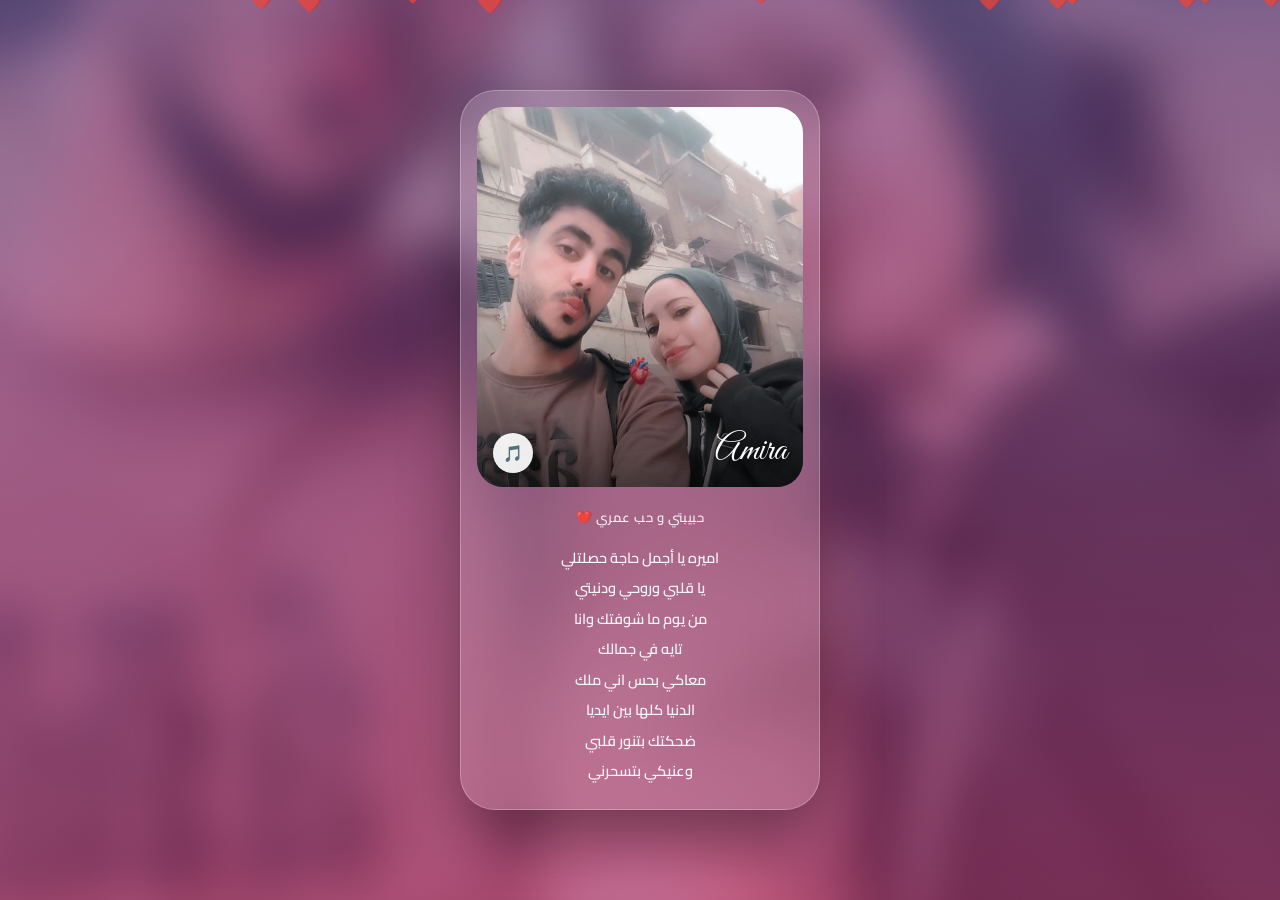
<file: amira/index.html>
<!DOCTYPE html>
<html lang="ar" dir="rtl">
<head>
<meta charset="UTF-8">
<meta name="viewport" content="width=device-width, initial-scale=1.0">
<title>اميره - حب عمري</title>
<link href="https://fonts.googleapis.com/css2?family=Cairo:wght@400;600;800&family=Great+Vibes&display=swap" rel="stylesheet">
<style>
  *{margin:0;padding:0;box-sizing:border-box}
  body{height:100vh;overflow:hidden;font-family:'Cairo',sans-serif;display:flex;justify-content:center;align-items:center;background:#000}
  .bg{position:fixed;inset:0;background:url('dd.jpeg') center/cover no-repeat;filter:blur(22px) brightness(0.65) saturate(1.3);transform:scale(1.1);z-index:0}
  .overlay{position:fixed;inset:0;background:linear-gradient(180deg,rgba(168,85,247,0.25),rgba(236,72,153,0.45));z-index:1}
  #hearts{position:fixed;inset:0;pointer-events:none;z-index:2}
  #hearts span{position:absolute;top:-20px;animation:fall 7s linear infinite;filter:blur(0.2px)}
  @keyframes fall{to{transform:translateY(110vh)}}

  .card{position:relative;z-index:3;width:90%;max-width:360px;height:90vh;max-height:720px;background:rgba(255,255,255,0.15);backdrop-filter:blur(20px);-webkit-backdrop-filter:blur(20px);border:1px solid rgba(255,255,255,0.25);border-radius:35px;overflow:hidden;box-shadow:0 25px 60px rgba(0,0,0,0.35);display:flex;flex-direction:column}

  .img-wrap{padding:16px 16px 0 16px;flex-shrink:0}
  .img-inner{width:100%;height:380px;border-radius:26px;overflow:hidden;position:relative}
  .img-inner img{width:100%;height:100%;object-fit:cover;object-position:top center}
  .img-inner::after{content:'';position:absolute;bottom:0;left:0;width:100%;height:55%;background:linear-gradient(to top,rgba(0,0,0,0.65),transparent)}
  .name-on-img{position:absolute;bottom:14px;right:16px;left:16px;display:flex;justify-content:space-between;align-items:end;z-index:2}
  .name-on-img h2{font-family:'Great Vibes',cursive;font-size:36px;color:white;text-shadow:0 2px 12px rgba(0,0,0,0.8);font-weight:400}
  .music-icon{width:40px;height:40px;background:rgba(255,255,255,0.92);border-radius:50%;display:flex;justify-content:center;align-items:center;font-size:16px;box-shadow:0 4px 12px rgba(0,0,0,0.25);cursor:pointer}
  .music-icon.playing{animation:spin 2s linear infinite}
  @keyframes spin{to{transform:rotate(360deg)}}

  .text{padding:18px 20px 22px;text-align:center;color:white;overflow-y:auto;flex:1}
  .text::-webkit-scrollbar{width:0}
  .text h3{font-size:13px;font-weight:600;opacity:0.9;margin-bottom:14px;letter-spacing:0.5px}
  .text p{font-size:14.5px;line-height:2.1;font-weight:600;opacity:0.95;white-space:pre-line}
  .text p b{font-weight:800;color:#ffd4f0}
  .footer{margin-top:16px;font-size:10px;opacity:0.7;letter-spacing:1px}
</style>
</head>
<body>

<div class="bg"></div>
<div class="overlay"></div>
<div id="hearts"></div>

<div class="card" id="card">
  <div class="img-wrap">
    <div class="img-inner">
      <img src="dd.jpeg" alt="Amira">
      <div class="name-on-img">
        <h2>Amira</h2>
        <div class="music-icon" id="playBtn">🎵</div>
      </div>
    </div>
  </div>

  <div class="text">
    <h3>حبيبتي و حب عمري ❤️</h3>
    
    <p>اميره يا أجمل حاجة حصلتلي
يا قلبي وروحي ودنيتي
من يوم ما شوفتك وانا
تايه في جمالك
معاكي بحس اني ملك
الدنيا كلها بين ايديا
ضحكتك بتنور قلبي
وعنيكي بتسحرني

<b>بحبك فوق ما تتخيلي
وعمري كله ليكي إنتي
خليكي جنبي على طول
اوعي تمشي </b></p>

    <div class="footer">KEMO ❤️ Amira FOREVER</div>
  </div>
</div>

<audio id="mySong" loop preload="auto">
  <source src="sonng.mp3" type="audio/mpeg">
</audio>

<script>
  const song=document.getElementById('mySong');
  const btn=document.getElementById('playBtn');
  const card=document.getElementById('card');
  let isPlaying=false;
  function togglePlay(){
    if(!isPlaying){song.volume=0.9;song.play().catch(()=>{});btn.innerHTML='⏸️';btn.classList.add('playing');isPlaying=true}
    else{song.pause();btn.innerHTML='🎵';btn.classList.remove('playing');isPlaying=false}
  }
  btn.addEventListener('click',e=>{e.stopPropagation();togglePlay()});
  card.addEventListener('click',()=>{if(!isPlaying)togglePlay()});
  const c=document.getElementById('hearts');
  for(let i=0;i<18;i++){let sp=document.createElement('span');sp.innerHTML='❤️';sp.style.left=Math.random()*100+'vw';sp.style.animationDelay=Math.random()*6+'s';sp.style.fontSize=(10+Math.random()*14)+'px';sp.style.opacity=0.7; c.appendChild(sp);}
</script>

</body>
</html>
</file>
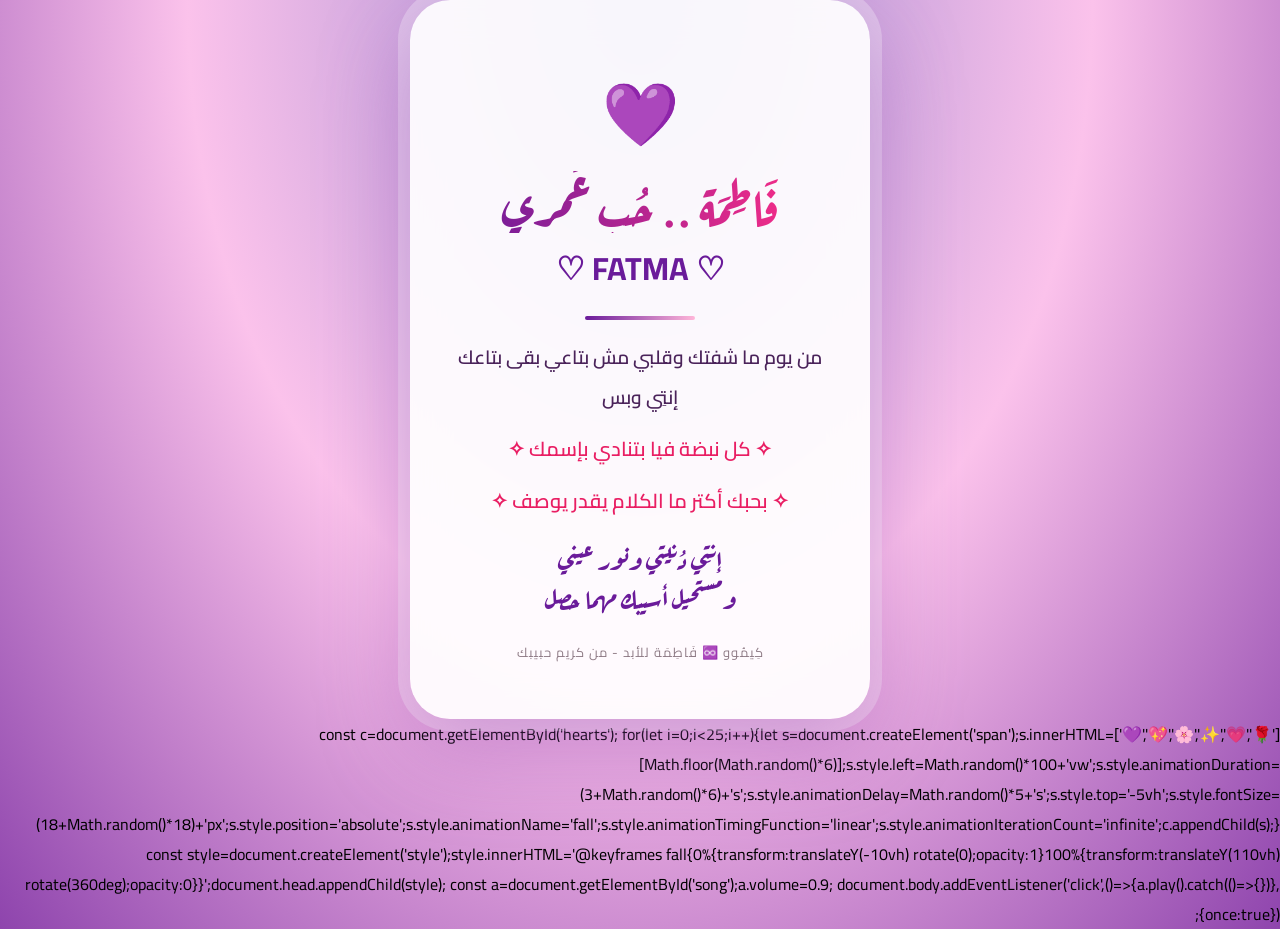
<file: day 9/index.html>
<!DOCTYPE html>
<html lang="ar" dir="rtl">
<head>
<meta charset="UTF-8">
<meta name="viewport" content="width=device-width, initial-scale=1.0">
<title>فاطمة - حب عمري</title>
<link href="https://fonts.googleapis.com/css2?family=Aref+Ruqaa:wght@700&family=Cairo:wght@600;700&display=swap" rel="stylesheet">
<style>
*{margin:0;padding:0;box-sizing:border-box}
body{min-height:100vh;display:grid;place-items:center;background:radial-gradient(ellipse at top,#a18cd1 0%,#fbc2eb 50%,#8e44ad 100%);font-family:'Cairo',sans-serif;overflow:hidden}
.card{z-index:2;background:rgba(255,255,255,.92);backdrop-filter:blur(18px);padding:55px 45px;border-radius:40px;text-align:center;box-shadow:0 30px 90px rgba(142,68,173,.4),0 0 0 12px rgba(255,255,255,.3);animation:float 3s ease-in-out infinite;width:460px;max-width:92%}
@keyframes float{0%,100%{transform:translateY(0)}50%{transform:translateY(-12px)}}
.big-heart{font-size:62px;animation:pulse 1s infinite;display:block}
@keyframes pulse{0%{transform:scale(1)}50%{transform:scale(1.25)}100%{transform:scale(1)}}
h1{font-family:'Aref Ruqaa';font-size:52px;background:linear-gradient(90deg,#6a1b9a,#ff2e86);-webkit-background-clip:text;-webkit-text-fill-color:transparent;line-height:1.2}
.name{font-size:32px;color:#6a1b9a;margin-top:5px;font-weight:700}
.divider{width:110px;height:4px;background:linear-gradient(90deg,#6a1b9a,#ffb6d9);margin:18px auto;border-radius:50px}
.msg{font-size:19px;color:#4a235a;line-height:2.1;font-weight:600}
.msg .pink{color:#e91e63;display:block;margin-top:10px;font-size:20px}
.msg .big-love{font-family:'Aref Ruqaa';font-size:26px;color:#6a1b9a;margin-top:16px;display:block;line-height:1.5}
.from{margin-top:24px;font-size:13px;color:#8e7a85;letter-spacing:1px}
</style>
</head>
<body>
<div id="hearts" style="position:fixed;inset:0;pointer-events:none"></div>
<div class="card">
<span class="big-heart">💜</span>
<h1>فَاطِمَة .. حُب عُمري</h1>
<div class="name">♡ FATMA ♡</div>
<div class="divider"></div>
<div class="msg">
<span>من يوم ما شفتك وقلبي مش بتاعي بقى بتاعك</span>
<span>إنتِي وبس</span>
<span class="pink">✧ كل نبضة فيا بتنادي بإسمك ✧</span>
<span class="pink">✧ بحبك أكتر ما الكلام يقدر يوصف ✧</span>
<span class="big-love">إنتِي دُنيتي ونور عيني<br>ومستحيل أسيبك مهما حصل</span>
</div>
<div class="from">كِيمُوو ♾️ فَاطِمَة للأبد - من كريم حبيبك</div>
</div>
<audio id="mySonng" loop>
  <source src="sonng.mp3" type="audio/mpeg">
</audio>

<script>
  document.body.addEventListener('click', function() {
    var sonng = document.getElementById('mySonng');
    sonng.play();
  }, { once: true });
</script>
const c=document.getElementById('hearts');
for(let i=0;i<25;i++){let s=document.createElement('span');s.innerHTML=['💜','💖','🌸','✨','💗','🌹'][Math.floor(Math.random()*6)];s.style.left=Math.random()*100+'vw';s.style.animationDuration=(3+Math.random()*6)+'s';s.style.animationDelay=Math.random()*5+'s';s.style.top='-5vh';s.style.fontSize=(18+Math.random()*18)+'px';s.style.position='absolute';s.style.animationName='fall';s.style.animationTimingFunction='linear';s.style.animationIterationCount='infinite';c.appendChild(s);}
const style=document.createElement('style');style.innerHTML='@keyframes fall{0%{transform:translateY(-10vh) rotate(0);opacity:1}100%{transform:translateY(110vh) rotate(360deg);opacity:0}}';document.head.appendChild(style);
const a=document.getElementById('song');a.volume=0.9;
document.body.addEventListener('click',()=>{a.play().catch(()=>{})},{once:true});
</script>
</body>
</html>
</file>
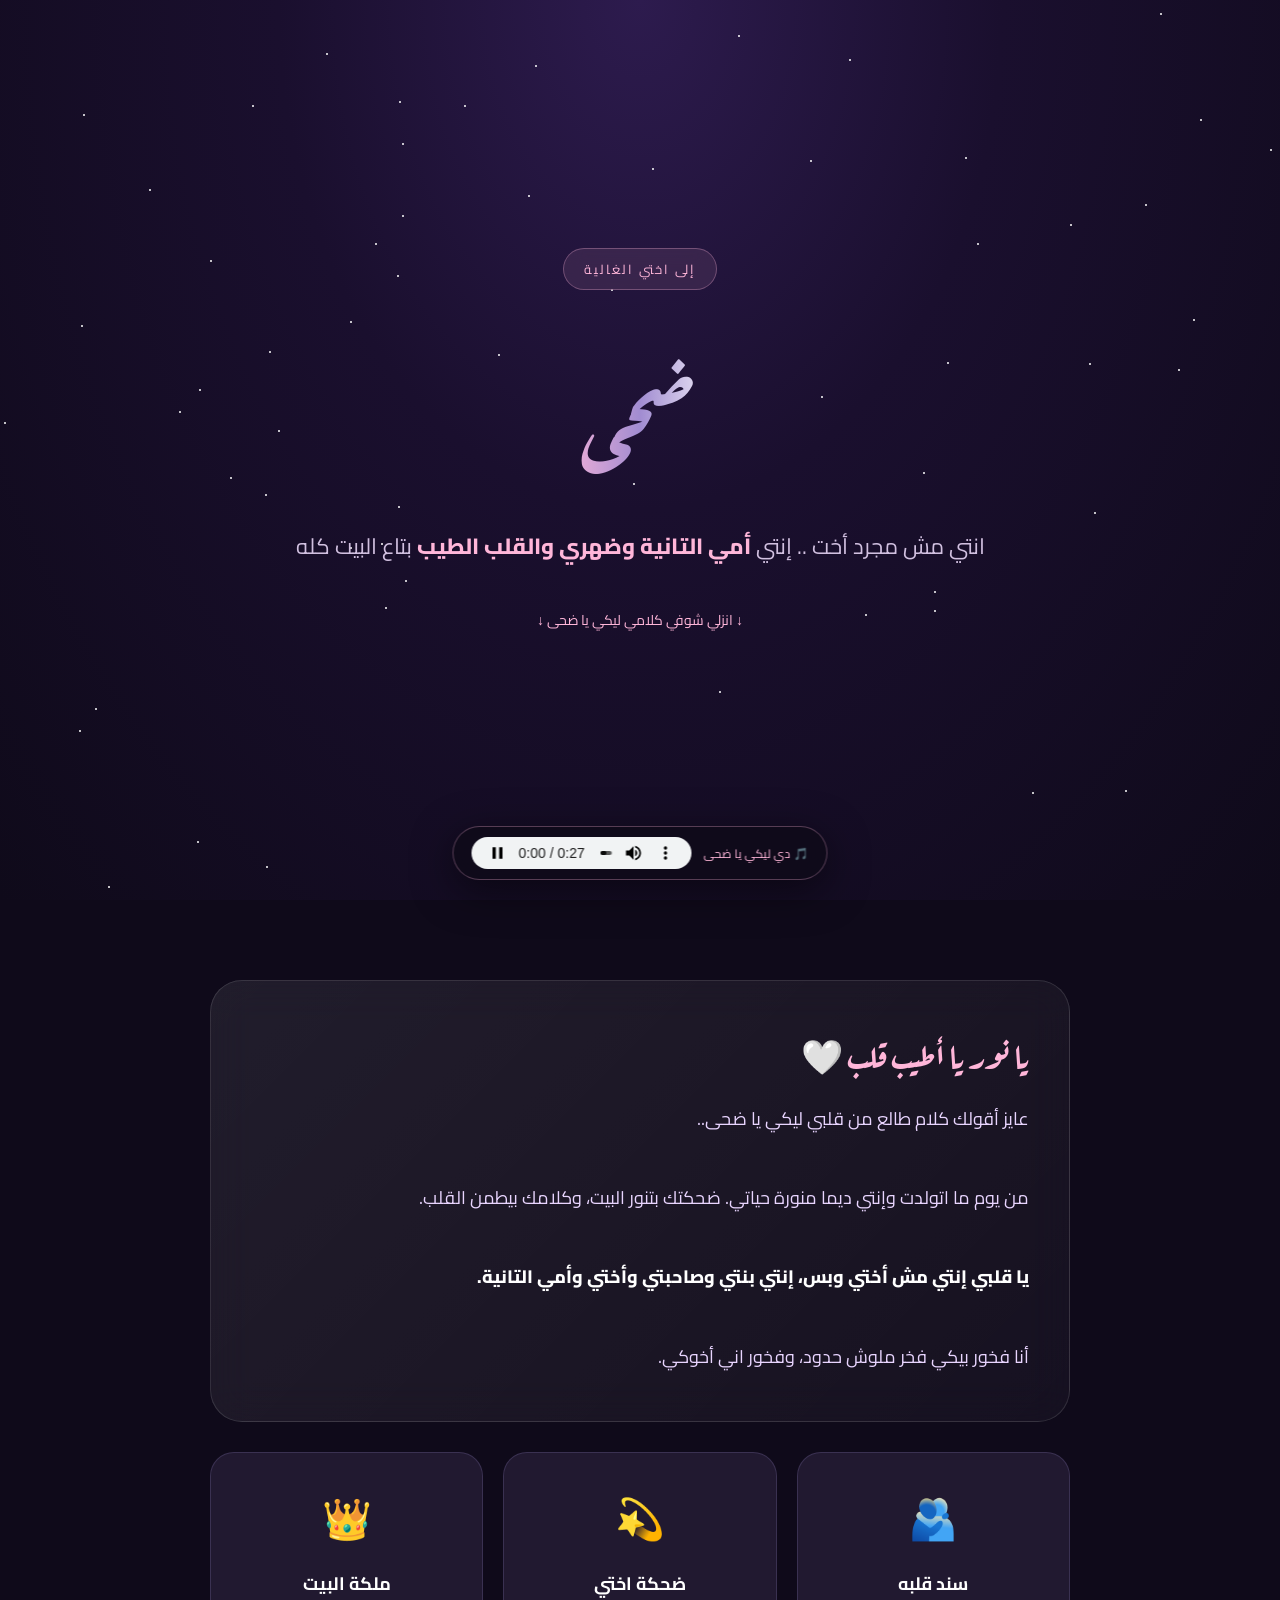
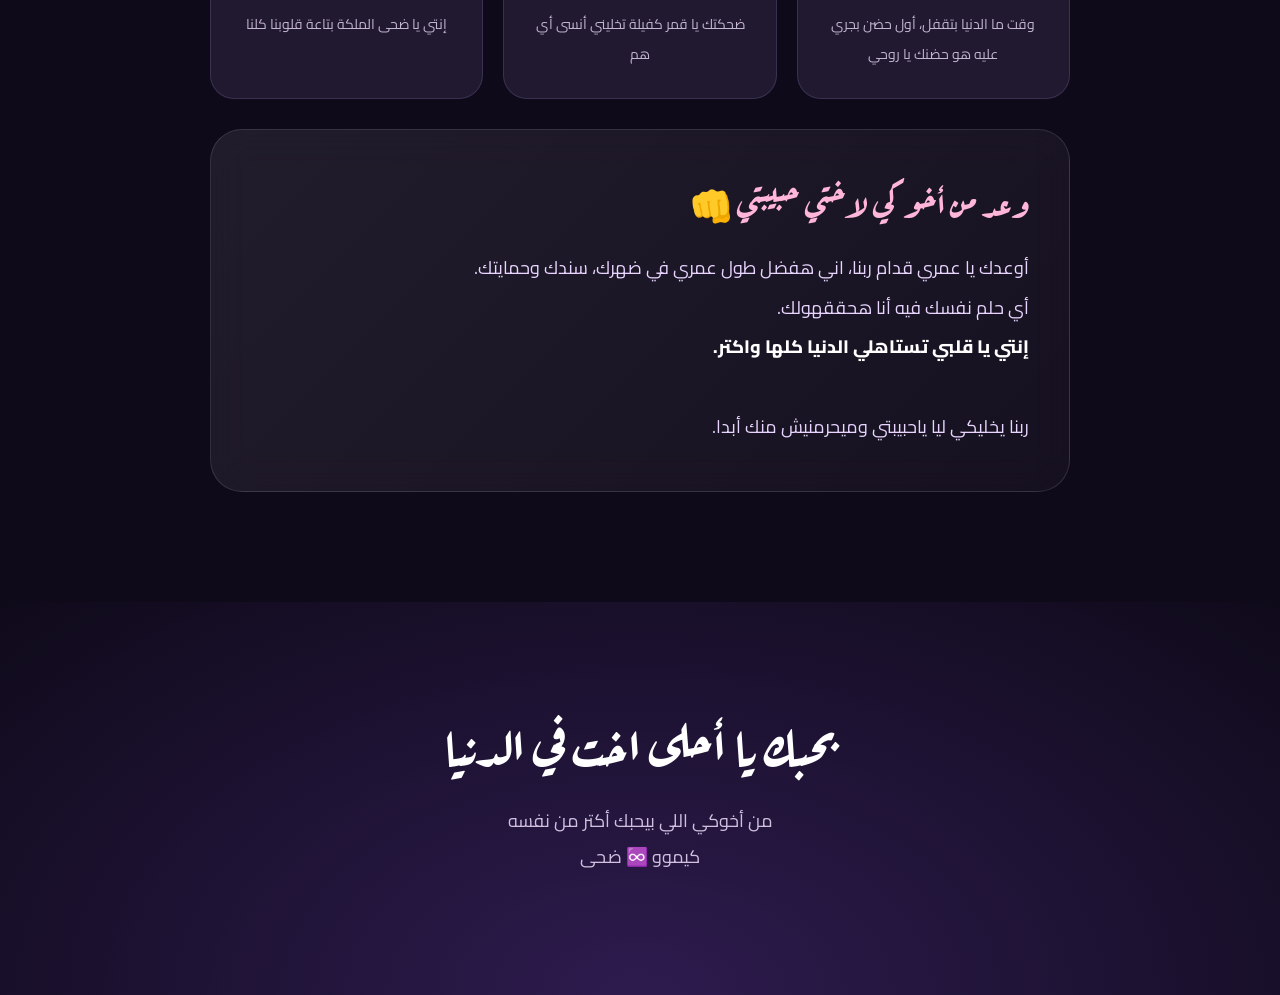
<file: dod/index.html>
<!DOCTYPE html>
<html lang="ar" dir="rtl">
<head>
<meta charset="UTF-8">
<meta name="viewport" content="width=device-width, initial-scale=1.0">
<title>ضحى - أغلى أخت في الدنيا</title>
<link href="https://fonts.googleapis.com/css2?family=Aref+Ruqaa:wght@700&family=Cairo:wght@400;600;700;800&display=swap" rel="stylesheet">
<style>
*{margin:0;padding:0;box-sizing:border-box}
body{background:#0f0a1a;font-family:'Cairo',sans-serif;color:#fff;overflow-x:hidden}
.hero{min-height:100vh;display:flex;flex-direction:column;justify-content:center;align-items:center;text-align:center;padding:30px;background:radial-gradient(ellipse at top,#2d1b4e 0%,#1a0f2e 40%,#0f0a1a 100%);position:relative}
.stars{position:absolute;inset:0;pointer-events:none}
.star{position:absolute;width:2px;height:2px;background:#fff;border-radius:50%;animation:twinkle 2s infinite}
@keyframes twinkle{0%,100%{opacity:.2}50%{opacity:1}}
.badge{border:1px solid rgba(255,182,217,.3);background:rgba(255,182,217,.1);padding:8px 20px;border-radius:100px;font-size:13px;letter-spacing:2px;color:#ffb6d9;backdrop-filter:blur(10px);z-index:2}
.hero h1{font-family:'Aref Ruqaa';font-size:80px;margin:20px 0 10px;background:linear-gradient(90deg,#ffb6d9,#a18cd1,#fff);-webkit-background-clip:text;-webkit-text-fill-color:transparent;z-index:2;line-height:1.5;padding:20px 30px;overflow:visible;display:inline-block}
.hero h2{font-size:22px;font-weight:400;color:#d1c0e0;z-index:2}
.hero h2 b{color:#ffb6d9;font-weight:800}
.scroll{margin-top:40px;z-index:2;animation:float 2s infinite;color:#ffb6d9;font-size:14px}
@keyframes float{0%,100%{transform:translateY(0)}50%{transform:translateY(-8px)}}
.section{max-width:900px;margin:0 auto;padding:80px 20px}
.card{background:linear-gradient(135deg,rgba(255,255,255,.08),rgba(255,255,255,.03));border:1px solid rgba(255,255,255,.12);backdrop-filter:blur(20px);border-radius:32px;padding:45px 40px;margin-bottom:30px}
.card h3{font-family:'Aref Ruqaa';font-size:34px;color:#ffb6d9;margin-bottom:20px}
.card p{font-size:18px;line-height:2.2;color:#e9d5ff}
.card p strong{color:#fff;font-weight:800}
.grid{display:grid;grid-template-columns:repeat(auto-fit,minmax(250px,1fr));gap:20px;margin-top:30px}
.mini-card{background:rgba(161,140,209,.12);border:1px solid rgba(161,140,209,.2);border-radius:24px;padding:30px;text-align:center}
.mini-card .emoji{font-size:40px;display:block;margin-bottom:12px}
.mini-card h4{font-size:18px;color:#fff;margin-bottom:8px}
.mini-card span{font-size:14px;color:#c4b5d3;line-height:1.8}
.final{text-align:center;padding:100px 20px;background:radial-gradient(ellipse at bottom,#2d1b4e,#0f0a1a)}
.final h2{font-family:'Aref Ruqaa';font-size:52px;color:#fff}
.final p{color:#d1c0e0;margin:20px auto;max-width:600px;font-size:18px;line-height:2}
.player{position:fixed;bottom:20px;left:50%;transform:translateX(-50%);z-index:99;background:rgba(15,10,26,.9);border:1px solid rgba(255,182,217,.3);backdrop-filter:blur(20px);padding:10px 18px;border-radius:100px;display:flex;align-items:center;gap:12px;box-shadow:0 10px 40px rgba(0,0,0,.5)}
.player span{font-size:12px;color:#ffb6d9;white-space:nowrap}
.player audio{width:220px;height:32px}
</style>
</head>
<body>
<div class="hero">
<div class="stars" id="stars"></div>
<div class="badge" style="margin-bottom:25px; transform: translateY(-20px);">إلى اختي الغالية</div>
<h1>ضحى</h1>


<h2>انتي مش مجرد أخت .. إنتي <b>أمي التانية وضهري والقلب الطيب</b> بتاع البيت كله</h2>
<div class="scroll">↓ انزلي شوفي كلامي ليكي يا ضحى ↓</div>
</div>
<div class="section">
<div class="card">
<h3>يا نور يا أطيب قلب 🤍</h3>
<p>
عايز أقولك كلام طالع من قلبي ليكي يا ضحى..<br><br>
من يوم ما اتولدت  وإنتي ديما منورة حياتي. ضحكتك بتنور البيت، وكلامك بيطمن القلب.<br><br>
<strong>يا قلبي إنتي مش أختي وبس، إنتي بنتي وصاحبتي وأختي وأمي التانية.</strong><br><br>
أنا فخور بيكي فخر ملوش حدود، وفخور اني أخوكي.
</p>
</div>
<div class="grid">
<div class="mini-card"><span class="emoji">🫂</span><h4>سند قلبه</h4><span>وقت ما الدنيا بتقفل، أول حضن بجري عليه هو حضنك يا روحي</span></div>
<div class="mini-card"><span class="emoji">💫</span><h4>ضحكة اختي</h4><span>ضحكتك يا قمر كفيلة تخليني أنسى أي هم</span></div>
<div class="mini-card"><span class="emoji">👑</span><h4>ملكة البيت</h4><span>إنتي يا ضحى الملكة بتاعة قلوبنا كلنا</span></div>
</div>
<div class="card" style="margin-top:30px">
<h3>وعد من أخوكي لاختي حبيبتي 👊</h3>
<p>
أوعدك يا عمري قدام ربنا، اني هفضل طول عمري في ضهرك، سندك وحمايتك.<br>
أي حلم نفسك فيه  أنا هحققهولك.<br>
<strong>إنتي يا قلبي تستاهلي الدنيا كلها واكتر.</strong><br><br>
ربنا يخليكي ليا ياحبيبتي  وميحرمنيش منك أبدا.
</p>
</div>
</div>
<div class="final">
<h2>بحبك يا أحلى اخت في الدنيا</h2>
<p>من أخوكي اللي بيحبك أكتر من نفسه<br>كيموو ♾️ ضحى</p>
</div>
<div class="player">
<span>🎵 دي ليكي يا ضحى</span>
<audio id="song" controls loop autoplay preload="auto">
<source src="dd.mpeg" type="audio/mpeg">
</audio>
</div>
<script>
const starsBox=document.getElementById('stars');
for(let i=0;i<60;i++){let s=document.createElement('div');s.className='star';s.style.left=Math.random()*100+'%';s.style.top=Math.random()*100+'%';s.style.animationDelay=Math.random()*2+'s';starsBox.appendChild(s);}
const audio=document.getElementById('song');audio.volume=0.9;
function playIt(){audio.play().catch(()=>{})}
window.addEventListener('load',()=>{playIt();setTimeout(playIt,500);setTimeout(playIt,1500);});
document.body.addEventListener('click',playIt,{once:true});
document.body.addEventListener('touchstart',playIt,{once:true});
</script>
</body>
</html>
</file>
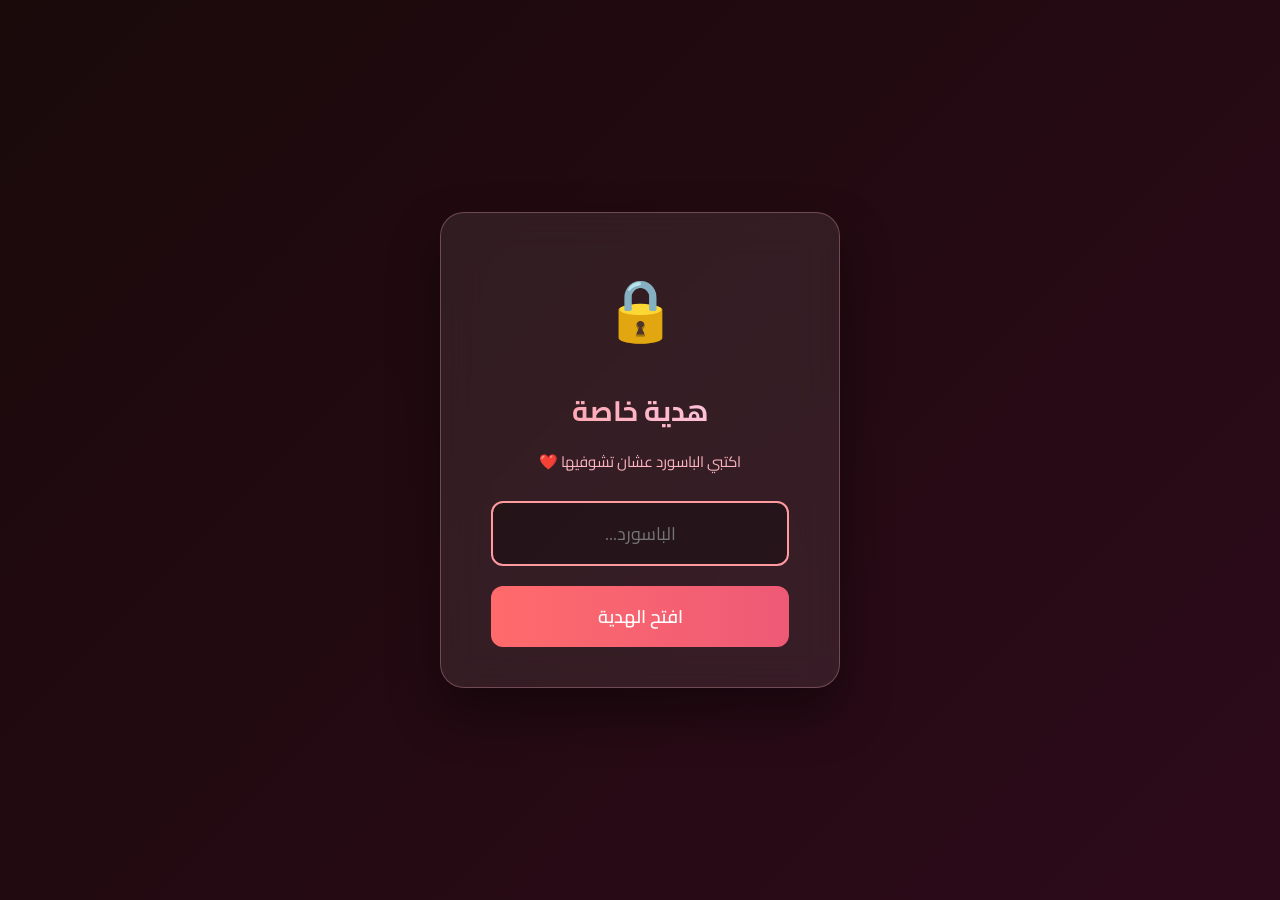
<file: haneen/index.html>
<!DOCTYPE html>
<html lang="ar" dir="rtl">
<head>
  <meta charset="UTF-8">
  <meta name="viewport" content="width=device-width, initial-scale=1.0">
  <title>هدية لـ حنين ❤️</title>
  <style>
    @import url('https://fonts.googleapis.com/css2?family=Cairo:wght@300;400;600;700&display=swap');

    * {
      margin: 0;
      padding: 0;
      box-sizing: border-box;
    }

    body {
      font-family: 'Cairo', sans-serif;
      background: linear-gradient(135deg, #1a0a0a 0%, #2d0a1a 40%, #1a0a2d 100%);
      min-height: 100vh;
      color: #fff;
      overflow-x: hidden;
    }

    /* شاشة الباسورد */
    #login-screen {
      position: fixed;
      inset: 0;
      background: linear-gradient(135deg, #1a0a0a, #2d0a1a);
      display: flex;
      flex-direction: column;
      align-items: center;
      justify-content: center;
      z-index: 1000;
      transition: opacity 0.8s ease, visibility 0.8s;
    }

    #login-screen.hidden {
      opacity: 0;
      visibility: hidden;
      pointer-events: none;
    }

    .lock-icon {
      font-size: 60px;
      margin-bottom: 20px;
      animation: pulse 2s infinite;
    }

    @keyframes pulse {
      0%, 100% { transform: scale(1); }
      50% { transform: scale(1.1); }
    }

    .login-box {
      background: rgba(255, 255, 255, 0.08);
      backdrop-filter: blur(20px);
      border: 1px solid rgba(255, 182, 193, 0.3);
      border-radius: 24px;
      padding: 40px 50px;
      text-align: center;
      box-shadow: 0 25px 50px rgba(0, 0, 0, 0.4);
      max-width: 400px;
      width: 90%;
    }

    .login-box h2 {
      font-size: 28px;
      margin-bottom: 10px;
      background: linear-gradient(90deg, #ff9a9e, #fecfef);
      -webkit-background-clip: text;
      -webkit-text-fill-color: transparent;
    }

    .login-box p {
      color: #ffb6c1;
      margin-bottom: 25px;
      font-size: 15px;
    }

    #password-input {
      width: 100%;
      padding: 14px 18px;
      border: 2px solid rgba(255, 182, 193, 0.4);
      border-radius: 12px;
      background: rgba(0, 0, 0, 0.3);
      color: #fff;
      font-size: 18px;
      text-align: center;
      outline: none;
      transition: border-color 0.3s;
      font-family: 'Cairo', sans-serif;
    }

    #password-input:focus {
      border-color: #ff9a9e;
    }

    #login-btn {
      margin-top: 20px;
      width: 100%;
      padding: 14px;
      border: none;
      border-radius: 12px;
      background: linear-gradient(90deg, #ff6b6b, #ee5a76);
      color: white;
      font-size: 18px;
      font-weight: 600;
      cursor: pointer;
      transition: transform 0.2s, box-shadow 0.2s;
      font-family: 'Cairo', sans-serif;
    }

    #login-btn:hover {
      transform: translateY(-2px);
      box-shadow: 0 10px 25px rgba(238, 90, 118, 0.4);
    }

    #error-msg {
      color: #ff6b6b;
      margin-top: 15px;
      font-size: 14px;
      display: none;
    }

    /* المحتوى الرئيسي */
    #main-content {
      display: none;
      padding: 30px 20px 50px;
      max-width: 800px;
      margin: 0 auto;
    }

    #main-content.show {
      display: block;
      animation: fadeIn 1.2s ease;
    }

    @keyframes fadeIn {
      from { opacity: 0; transform: translateY(30px); }
      to { opacity: 1; transform: translateY(0); }
    }

    .header {
      text-align: center;
      margin-bottom: 25px;
    }

    .header h1 {
      font-size: 36px;
      background: linear-gradient(90deg, #ff9a9e, #fecfef, #ff9a9e);
      -webkit-background-clip: text;
      -webkit-text-fill-color: transparent;
      margin-bottom: 6px;
    }

    .header .subtitle {
      color: #ffb6c1;
      font-size: 16px;
      font-weight: 300;
    }

    .hearts {
      font-size: 24px;
      margin: 10px 0;
      animation: float 3s ease-in-out infinite;
    }

    @keyframes float {
      0%, 100% { transform: translateY(0); }
      50% { transform: translateY(-8px); }
    }

    /* الفيديو */
    .video-section {
      text-align: center;
      margin-bottom: 35px;
    }

    .section-title {
      font-size: 18px;
      margin-bottom: 12px;
      color: #ffb6c1;
    }

    video {
      width: 100%;
      max-width: 340px;
      max-height: 420px;
      border-radius: 14px;
      box-shadow: 0 12px 30px rgba(0, 0, 0, 0.45);
      border: 2px solid rgba(255, 182, 193, 0.3);
      object-fit: cover;
    }

    .message-box {
      background: rgba(255, 255, 255, 0.07);
      backdrop-filter: blur(15px);
      border: 1px solid rgba(255, 182, 193, 0.25);
      border-radius: 20px;
      padding: 30px;
      margin-bottom: 35px;
      line-height: 1.95;
      font-size: 17px;
      box-shadow: 0 15px 40px rgba(0, 0, 0, 0.3);
    }

    .message-box p {
      margin-bottom: 16px;
      color: #ffe4e9;
    }

    .message-box .highlight {
      color: #ff9a9e;
      font-weight: 600;
    }

    .audio-section {
      text-align: center;
      margin-bottom: 30px;
    }

    .audio-player {
      background: rgba(255, 255, 255, 0.08);
      border-radius: 50px;
      padding: 12px 25px;
      display: inline-flex;
      align-items: center;
      gap: 12px;
      border: 1px solid rgba(255, 182, 193, 0.3);
    }

    audio {
      width: 260px;
      max-width: 100%;
    }

    .footer {
      text-align: center;
      margin-top: 20px;
      padding: 20px;
      color: #ffb6c1;
      font-size: 15px;
    }

    .footer .signature {
      font-size: 22px;
      margin-top: 8px;
      color: #ff9a9e;
      font-weight: 600;
    }

    /* قلوب متحركة */
    .floating-hearts {
      position: fixed;
      top: 0;
      left: 0;
      width: 100%;
      height: 100%;
      pointer-events: none;
      z-index: -1;
      overflow: hidden;
    }

    .floating-hearts span {
      position: absolute;
      font-size: 18px;
      opacity: 0.25;
      animation: rise 12s linear infinite;
    }

    @keyframes rise {
      0% { transform: translateY(100vh) rotate(0deg); opacity: 0; }
      10% { opacity: 0.35; }
      90% { opacity: 0.25; }
      100% { transform: translateY(-10vh) rotate(360deg); opacity: 0; }
    }
  </style>
</head>
<body>

  <!-- شاشة الباسورد -->
  <div id="login-screen">
    <div class="login-box">
      <div class="lock-icon">🔒</div>
      <h2>هدية خاصة</h2>
      <p>اكتبي الباسورد عشان تشوفيها ❤️</p>
      <input type="password" id="password-input" placeholder="الباسورد..." autocomplete="off">
      <button id="login-btn">افتح الهدية</button>
      <div id="error-msg">الباسورد غلط يا حنين 💔 جربي تاني</div>
    </div>
  </div>

  <!-- المحتوى الرئيسي -->
  <div id="main-content">
    <div class="floating-hearts" id="hearts-container"></div>

    <div class="header">
      <div class="hearts">💖 ✨ 💖</div>
      <h1>ليكي يا حنين</h1>
      <p class="subtitle">هدية صغيرة... من قلب بيحبك</p>
    </div>

    <!-- الفيديو -->
    <div class="video-section">
      <h3 class="section-title">🎥 رسالة بالفيديو</h3>
      <video id="my-video" 
             autoplay 
             loop 
             muted 
             playsinline
             controls>
        <source src="vedeo/hh.mp4" type="video/mp4">
        متصفحك مش بيدعم الفيديو.
      </video>
    </div>

    <!-- الكلام الرومانسي -->
    <div class="message-box">
      <p>حنين...</p>
      <p>أنا مش عارف أشرحلك إزاي، بس كل ما أشوفك مضايقة بحس إن حاجة جوايا بتوجعني.</p>
      <p>مش عايز أشوفك كده أبدًا... عايز أشوفك مبتسمة، وعايز أكون السبب في ابتسامتك.</p>
      <p>عملت الهدية دي عشان أقولك إن في حد بيفكر فيك، وبيتمنى يفرحك حتى لو بكلمة أو فيديو صغير.</p>
      <p class="highlight">أنا بأحبك يا حنين... مش عشان حاجة، بس لأن وجودك في حياتي بيخلي كل حاجة أحلى.</p>
      <p>ولو لسه مش حاسّة بنفس الشعور، مفيش مشكلة... هفضل أحبك بهدوء، وهفضل أدور على أي حاجة تخلّيكي تبتسمي.</p>
      <p>أتمنى الهدية دي تفرّحك ولو بابتسامة صغيرة... لأن ضحكتك أهم حاجة عندي.</p>
      <p style="text-align: center; margin-top: 22px; font-size: 19px; color: #ff9a9e;">
        بحبك يا حنين ❤️
      </p>
    </div>

    <div class="audio-section">
      <h3 class="section-title">🎵 أغنية عشانك</h3>
      <div class="audio-player">
        <span style="font-size: 26px;">🎶</span>
        <audio id="bg-music" controls loop>
          <source src="sonng.mp3" type="audio/mpeg">
          متصفحك مش بيدعم الصوت.
        </audio>
      </div>
    </div>

    <div class="footer">
      <p>أتمنى الهدية دي تفرّحك</p>
      <div class="signature">من قلبي لقلبك 💕</div>
    </div>
  </div>

  <script>
    const correctPassword = "haneen";
    const loginScreen = document.getElementById('login-screen');
    const mainContent = document.getElementById('main-content');
    const passwordInput = document.getElementById('password-input');
    const loginBtn = document.getElementById('login-btn');
    const errorMsg = document.getElementById('error-msg');
    const bgMusic = document.getElementById('bg-music');
    const myVideo = document.getElementById('my-video');

    function checkPassword() {
      if (passwordInput.value.trim().toLowerCase() === correctPassword) {
        loginScreen.classList.add('hidden');
        setTimeout(() => {
          mainContent.classList.add('show');
          createHearts();

          // تشغيل الأغنية + لوب
          bgMusic.volume = 0.65;
          bgMusic.loop = true;
          bgMusic.play().catch(() => {});

          // تشغيل الفيديو + لوب
          myVideo.muted = true;
          myVideo.play().catch(() => {});
          
        }, 800);
      } else {
        errorMsg.style.display = 'block';
        passwordInput.value = '';
        passwordInput.focus();
        setTimeout(() => errorMsg.style.display = 'none', 3000);
      }
    }

    loginBtn.addEventListener('click', checkPassword);
    passwordInput.addEventListener('keypress', (e) => {
      if (e.key === 'Enter') checkPassword();
    });

    function createHearts() {
      const container = document.getElementById('hearts-container');
      const hearts = ['❤️', '💕', '💖', '💗', '💓', '💞'];
      for (let i = 0; i < 18; i++) {
        const span = document.createElement('span');
        span.textContent = hearts[Math.floor(Math.random() * hearts.length)];
        span.style.left = Math.random() * 100 + 'vw';
        span.style.animationDuration = (8 + Math.random() * 10) + 's';
        span.style.animationDelay = Math.random() * 5 + 's';
        span.style.fontSize = (14 + Math.random() * 18) + 'px';
        container.appendChild(span);
      }
    }

    passwordInput.focus();
  </script>
</body>
</html>
</file>
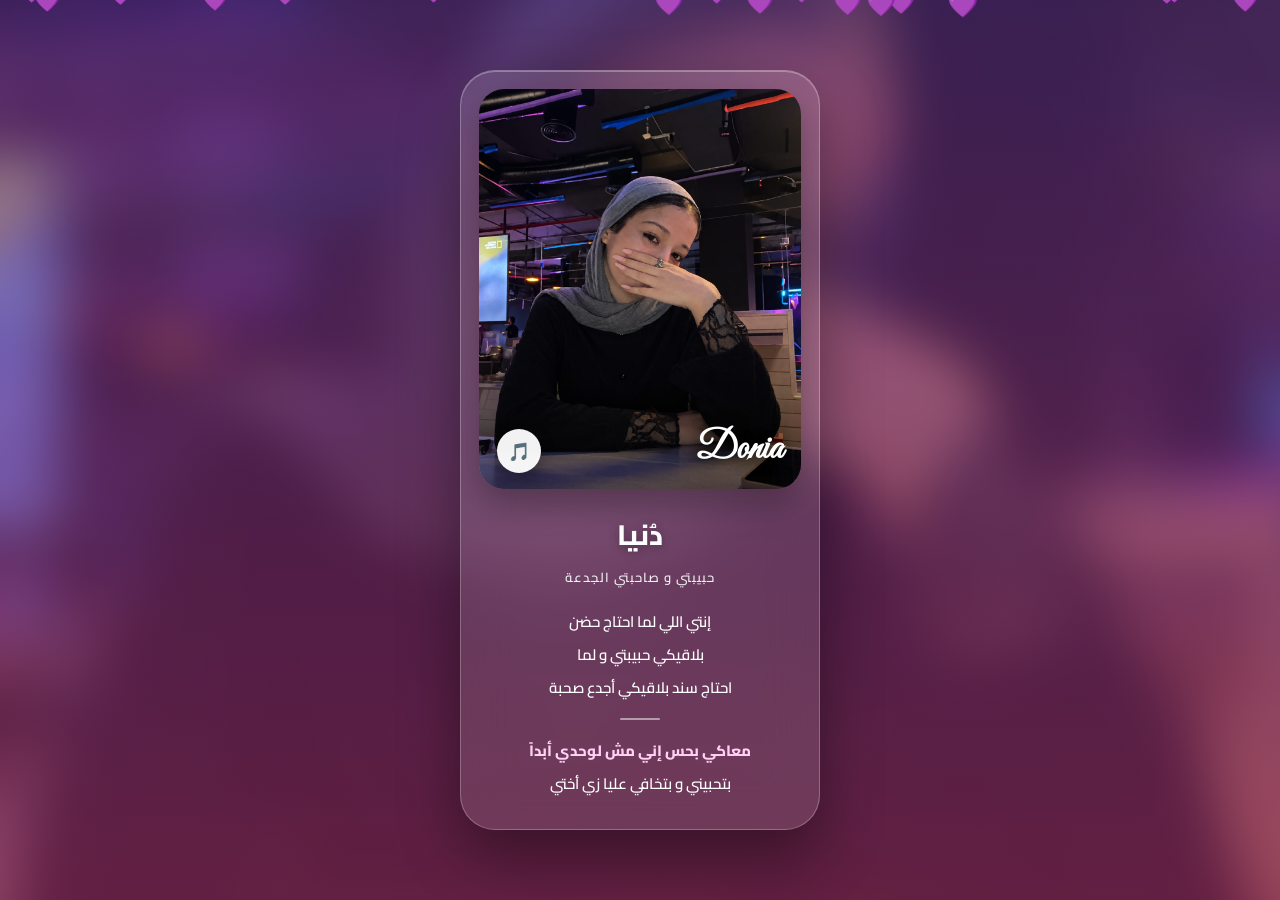
<file: kemo/index.html>
<!DOCTYPE html>
<html lang="ar" dir="rtl">
<head>
<meta charset="UTF-8">
<meta name="viewport" content="width=device-width, initial-scale=1.0">
<title>DONIA</title>
<link href="https://fonts.googleapis.com/css2?family=Cairo:wght@400;600;800&family=Great+Vibes&display=swap" rel="stylesheet">
<style>
  *{margin:0;padding:0;box-sizing:border-box}
  body{height:100vh;overflow:hidden;font-family:'Cairo',sans-serif;display:flex;justify-content:center;align-items:center;background:#000}
  .bg{position:fixed;inset:0;background:url('dodo.jpeg') center/cover no-repeat;filter:blur(25px) brightness(0.6) saturate(1.3);transform:scale(1.1);z-index:0}
  .overlay{position:fixed;inset:0;background:linear-gradient(180deg,rgba(168,85,247,0.3),rgba(236,72,153,0.4));z-index:1}
  #hearts{position:fixed;inset:0;pointer-events:none;z-index:2}
  #hearts span{position:absolute;top:-20px;animation:fall 7s linear infinite}
  @keyframes fall{to{transform:translateY(110vh)}}

  .card{position:relative;z-index:3;width:90%;max-width:360px;height:92vh;max-height:760px;background:rgba(255,255,255,0.12);backdrop-filter:blur(25px);-webkit-backdrop-filter:blur(25px);border:1px solid rgba(255,255,255,0.25);border-radius:35px;overflow:hidden;box-shadow:0 25px 60px rgba(0,0,0,0.4), inset 0 1px 0 rgba(255,255,255,0.3);display:flex;flex-direction:column}

  .img-wrap{padding:18px 18px 0 18px;flex-shrink:0}
  .img-inner{width:100%;height:400px;border-radius:25px;overflow:hidden;position:relative;box-shadow:0 15px 35px rgba(0,0,0,0.3)}
  .img-inner img{width:100%;height:100%;object-fit:cover;object-position:top center}
  .img-inner::after{content:'';position:absolute;bottom:0;left:0;width:100%;height:50%;background:linear-gradient(to top,rgba(0,0,0,0.6),transparent)}
  .name-on-img{position:absolute;bottom:16px;right:18px;left:18px;display:flex;justify-content:space-between;align-items:end;z-index:2}
  .name-on-img h2{font-family:'Great Vibes',cursive;font-size:38px;color:white;text-shadow:0 2px 15px rgba(0,0,0,0.8)}
  .music-icon{width:44px;height:44px;background:rgba(255,255,255,0.95);border-radius:50%;display:flex;justify-content:center;align-items:center;font-size:18px;box-shadow:0 5px 15px rgba(0,0,0,0.3);cursor:pointer}
  .music-icon.playing{animation:spin 2s linear infinite}
  @keyframes spin{to{transform:rotate(360deg)}}

  /* الحل هنا */
  .text{padding:20px 22px 24px;text-align:center;color:white;overflow-y:auto;flex:1}
  .text::-webkit-scrollbar{width:3px}
  .text::-webkit-scrollbar-thumb{background:rgba(255,255,255,0.3);border-radius:10px}
  .text h1{font-size:28px;font-weight:800;margin-bottom:4px;text-shadow:0 2px 10px rgba(0,0,0,0.3)}
  .text .sub{font-size:13px;font-weight:600;letter-spacing:1px;opacity:0.9;margin-bottom:16px}
  .text p{font-size:15px;line-height:2.2;font-weight:600;opacity:1;white-space:pre-line}
  .text p b{font-weight:800;color:#ffd1f5}
  .divider{width:40px;height:2px;background:rgba(255,255,255,0.5);margin:14px auto;border-radius:10px}
  .footer{margin-top:18px;display:flex;justify-content:center;gap:10px;align-items:center;opacity:0.8;font-size:10px;letter-spacing:2px;font-weight:700}
  .bar{width:28px;height:2px;background:white;border-radius:10px;opacity:0.6}
</style>
</head>
<body>

<div class="bg"></div>
<div class="overlay"></div>
<div id="hearts"></div>

<div class="card" id="card">
  <div class="img-wrap">
    <div class="img-inner">
      <img src="dodo.jpeg" alt="Donia">
      <div class="name-on-img">
        <h2>Donia</h2>
        <div class="music-icon" id="playBtn">🎵</div>
      </div>
    </div>
  </div>

  <div class="text">
    <h1>دُنيا</h1>
    <div class="sub">حبيبتي و صاحبتي الجدعة</div>
    
    <p>إنتي اللي لما احتاج حضن
بلاقيكي حبيبتي و لما
احتاج سند بلاقيكي أجدع صحبة</p>

    <div class="divider"></div>

    <p><b>معاكي بحس إني مش لوحدي أبداً</b>
بتحبيني و بتخافي عليا زي أختي</p>

    <p style="margin-top:12px;font-size:14px;opacity:0.9">
      إنتي الحب و الصاحبة الحلوة
      اللي اتجمعوا في قلب واحد
    </p>

    <div class="footer">
      <div class="bar"></div>
      KEMO ∞ DONIA
      <div class="bar"></div>
    </div>
    <div style="height:8px"></div>
  </div>
</div>

<audio id="mySong" loop preload="auto">
  <source src="sonng.mp3" type="audio/mpeg">
</audio>

<script>
  const song=document.getElementById('mySong');
  const btn=document.getElementById('playBtn');
  const card=document.getElementById('card');
  let isPlaying=false;
  function togglePlay(){
    if(!isPlaying){song.volume=0.9;song.play();btn.innerHTML='⏸️';btn.classList.add('playing');isPlaying=true}
    else{song.pause();btn.innerHTML='🎵';btn.classList.remove('playing');isPlaying=false}
  }
  btn.addEventListener('click',e=>{e.stopPropagation();togglePlay()});
  card.addEventListener('click',()=>{if(!isPlaying)togglePlay()});
  const c=document.getElementById('hearts');
  for(let i=0;i<20;i++){let sp=document.createElement('span');sp.innerHTML='💜';sp.style.left=Math.random()*100+'vw';sp.style.animationDelay=Math.random()*6+'s';sp.style.fontSize=(10+Math.random()*16)+'px';c.appendChild(sp);}
</script>

</body>
</html>
</file>
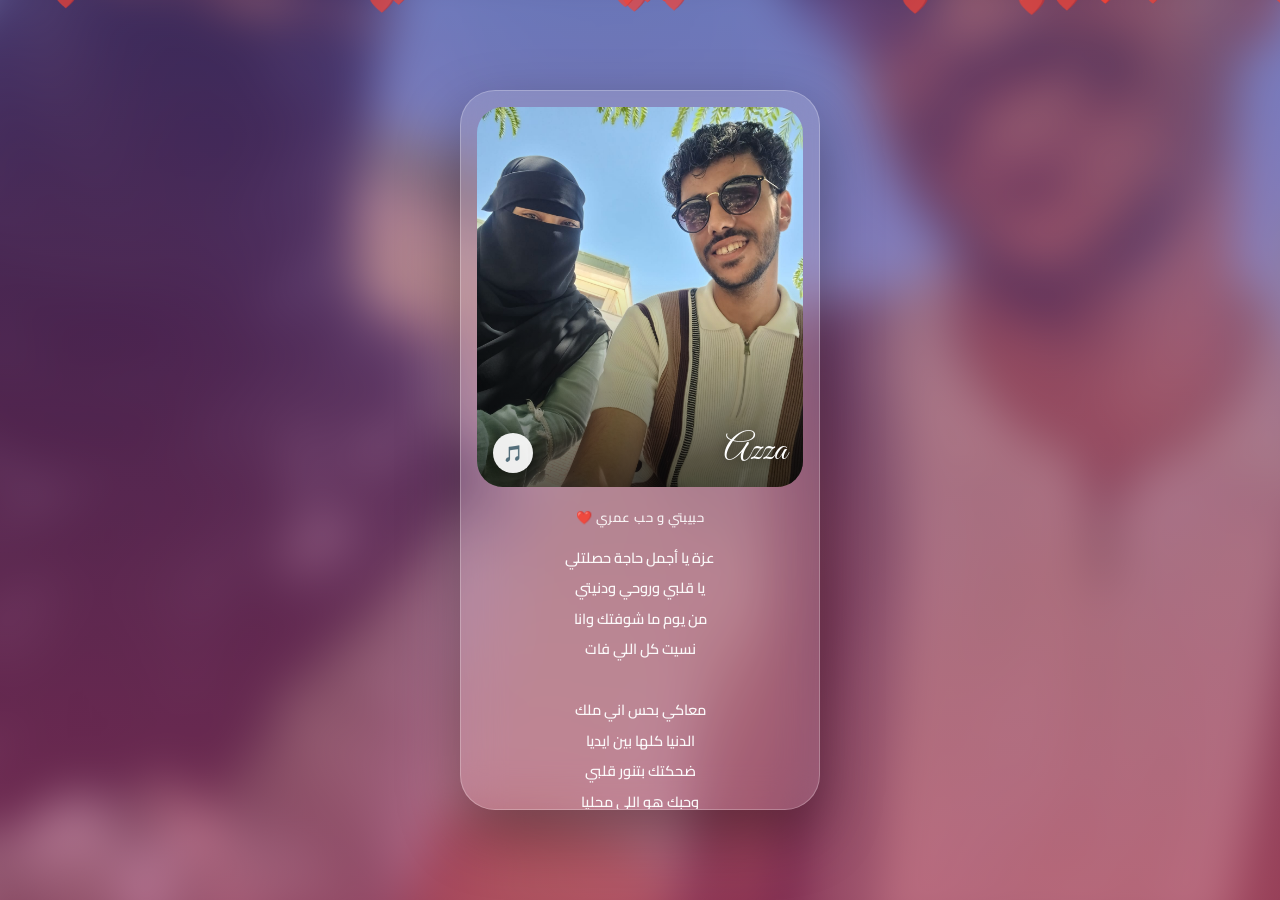
<file: love/index.html>
<!DOCTYPE html>
<html lang="ar" dir="rtl">
<head>
<meta charset="UTF-8">
<meta name="viewport" content="width=device-width, initial-scale=1.0">
<title>عزة - حب عمري</title>
<link href="https://fonts.googleapis.com/css2?family=Cairo:wght@400;600;800&family=Great+Vibes&display=swap" rel="stylesheet">
<style>
  *{margin:0;padding:0;box-sizing:border-box}
  body{height:100vh;overflow:hidden;font-family:'Cairo',sans-serif;display:flex;justify-content:center;align-items:center;background:#000}
  .bg{position:fixed;inset:0;background:url('dd.jpeg') center/cover no-repeat;filter:blur(22px) brightness(0.65) saturate(1.3);transform:scale(1.1);z-index:0}
  .overlay{position:fixed;inset:0;background:linear-gradient(180deg,rgba(168,85,247,0.25),rgba(236,72,153,0.45));z-index:1}
  #hearts{position:fixed;inset:0;pointer-events:none;z-index:2}
  #hearts span{position:absolute;top:-20px;animation:fall 7s linear infinite;filter:blur(0.2px)}
  @keyframes fall{to{transform:translateY(110vh)}}

  .card{position:relative;z-index:3;width:90%;max-width:360px;height:90vh;max-height:720px;background:rgba(255,255,255,0.15);backdrop-filter:blur(20px);-webkit-backdrop-filter:blur(20px);border:1px solid rgba(255,255,255,0.25);border-radius:35px;overflow:hidden;box-shadow:0 25px 60px rgba(0,0,0,0.35);display:flex;flex-direction:column}

  .img-wrap{padding:16px 16px 0 16px;flex-shrink:0}
  .img-inner{width:100%;height:380px;border-radius:26px;overflow:hidden;position:relative}
  .img-inner img{width:100%;height:100%;object-fit:cover;object-position:top center}
  .img-inner::after{content:'';position:absolute;bottom:0;left:0;width:100%;height:55%;background:linear-gradient(to top,rgba(0,0,0,0.65),transparent)}
  .name-on-img{position:absolute;bottom:14px;right:16px;left:16px;display:flex;justify-content:space-between;align-items:end;z-index:2}
  .name-on-img h2{font-family:'Great Vibes',cursive;font-size:36px;color:white;text-shadow:0 2px 12px rgba(0,0,0,0.8);font-weight:400}
  .music-icon{width:40px;height:40px;background:rgba(255,255,255,0.92);border-radius:50%;display:flex;justify-content:center;align-items:center;font-size:16px;box-shadow:0 4px 12px rgba(0,0,0,0.25);cursor:pointer}
  .music-icon.playing{animation:spin 2s linear infinite}
  @keyframes spin{to{transform:rotate(360deg)}}

  .text{padding:18px 20px 22px;text-align:center;color:white;overflow-y:auto;flex:1}
  .text::-webkit-scrollbar{width:0}
  .text h3{font-size:13px;font-weight:600;opacity:0.9;margin-bottom:14px;letter-spacing:0.5px}
  .text p{font-size:14.5px;line-height:2.1;font-weight:600;opacity:0.95;white-space:pre-line}
  .text p b{font-weight:800;color:#ffd4f0}
  .footer{margin-top:16px;font-size:10px;opacity:0.7;letter-spacing:1px}
</style>
</head>
<body>

<div class="bg"></div>
<div class="overlay"></div>
<div id="hearts"></div>

<div class="card" id="card">
  <div class="img-wrap">
    <div class="img-inner">
      <img src="dd.jpeg" alt="Azza">
      <div class="name-on-img">
        <h2>Azza</h2>
        <div class="music-icon" id="playBtn">🎵</div>
      </div>
    </div>
  </div>

  <div class="text">
    <h3>حبيبتي و حب عمري ❤️</h3>
    
    <p>عزة يا أجمل حاجة حصلتلي
يا قلبي وروحي ودنيتي
من يوم ما شوفتك وانا
نسيت كل اللي فات

معاكي بحس اني ملك
الدنيا كلها بين ايديا
ضحكتك بتنور قلبي
وحبك هو اللي محليا

<b>بحبك فوق ما تتخيلي
وعمري كله ليكي إنتي
خليكي جنبي على طول
يا أغلى من روحي إنتي</b></p>

    <div class="footer">KEMO ❤️ AZZA FOREVER</div>
  </div>
</div>

<audio id="mySong" loop preload="auto">
  <source src="sonng.mp3" type="audio/mpeg">
</audio>

<script>
  const song=document.getElementById('mySong');
  const btn=document.getElementById('playBtn');
  const card=document.getElementById('card');
  let isPlaying=false;
  function togglePlay(){
    if(!isPlaying){song.volume=0.9;song.play().catch(()=>{});btn.innerHTML='⏸️';btn.classList.add('playing');isPlaying=true}
    else{song.pause();btn.innerHTML='🎵';btn.classList.remove('playing');isPlaying=false}
  }
  btn.addEventListener('click',e=>{e.stopPropagation();togglePlay()});
  card.addEventListener('click',()=>{if(!isPlaying)togglePlay()});
  const c=document.getElementById('hearts');
  for(let i=0;i<18;i++){let sp=document.createElement('span');sp.innerHTML='❤️';sp.style.left=Math.random()*100+'vw';sp.style.animationDelay=Math.random()*6+'s';sp.style.fontSize=(10+Math.random()*14)+'px';sp.style.opacity=0.7; c.appendChild(sp);}
</script>

</body>
</html>
</file>
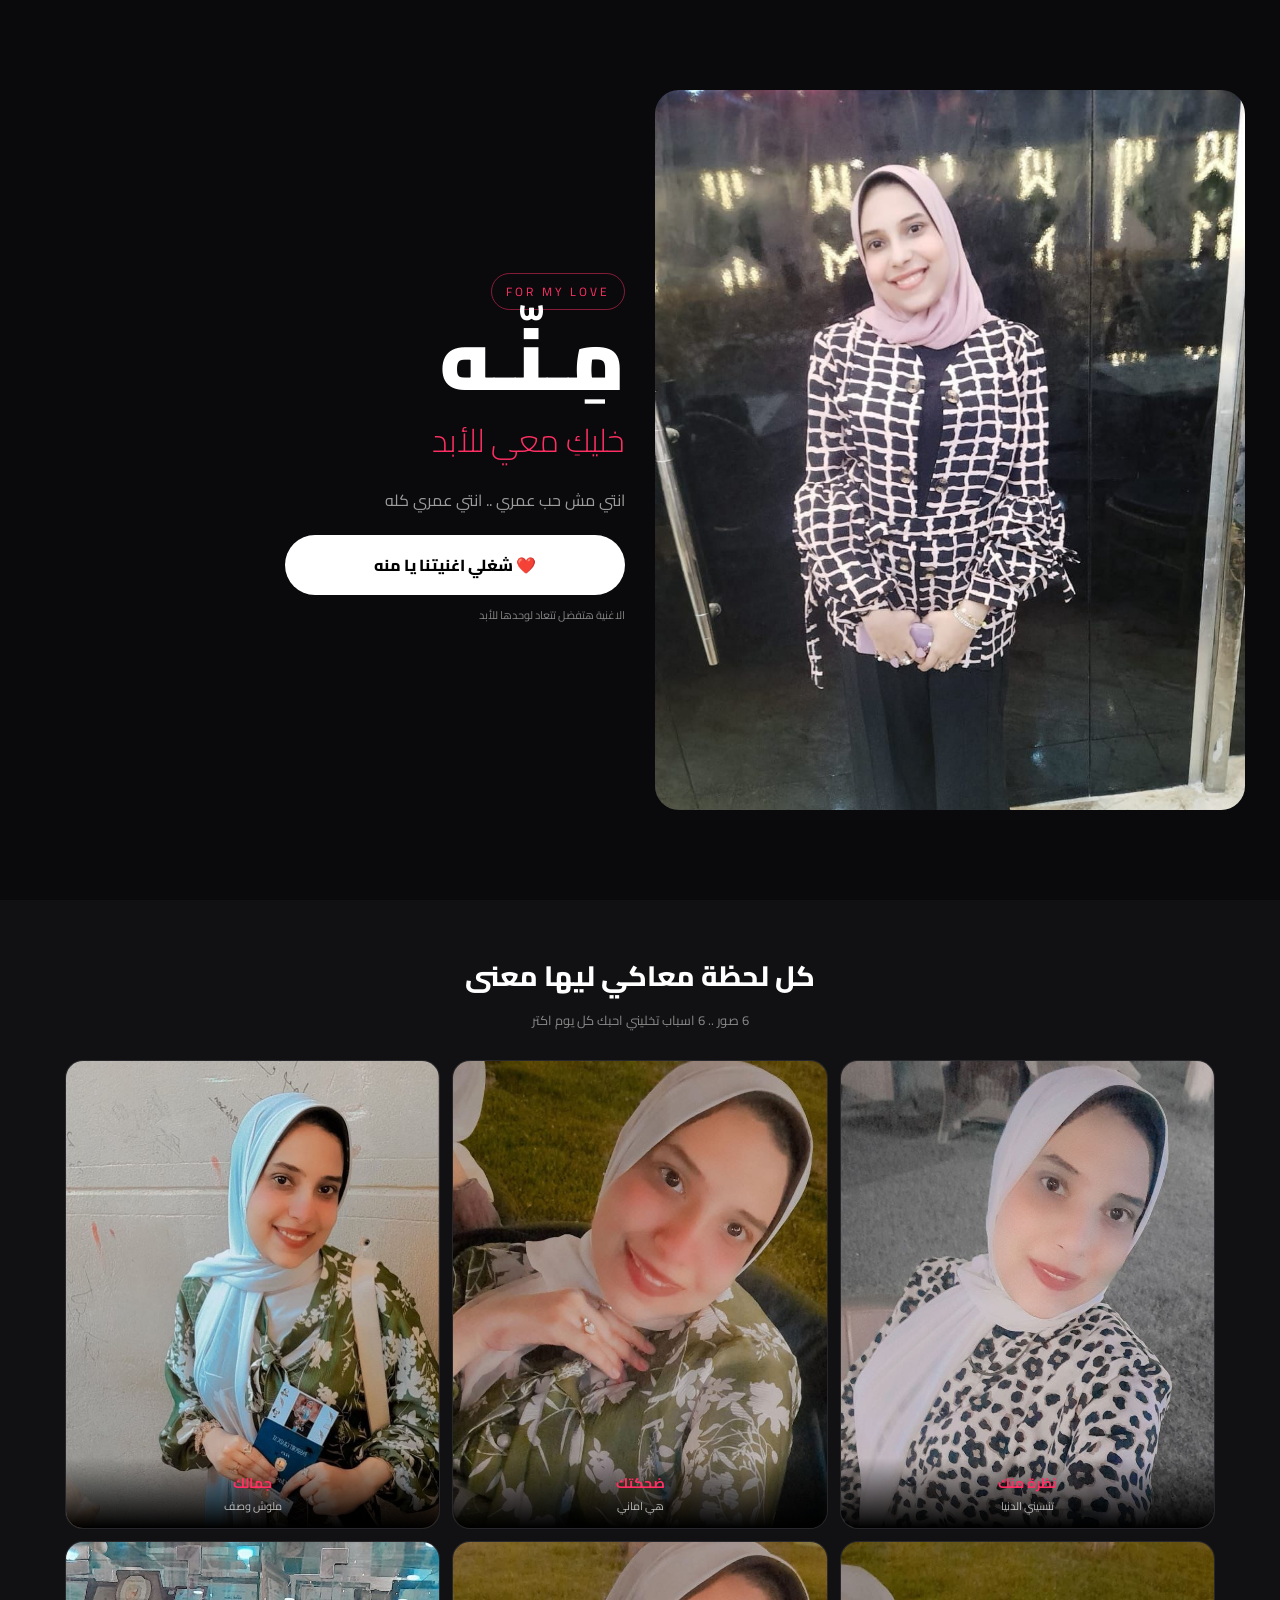
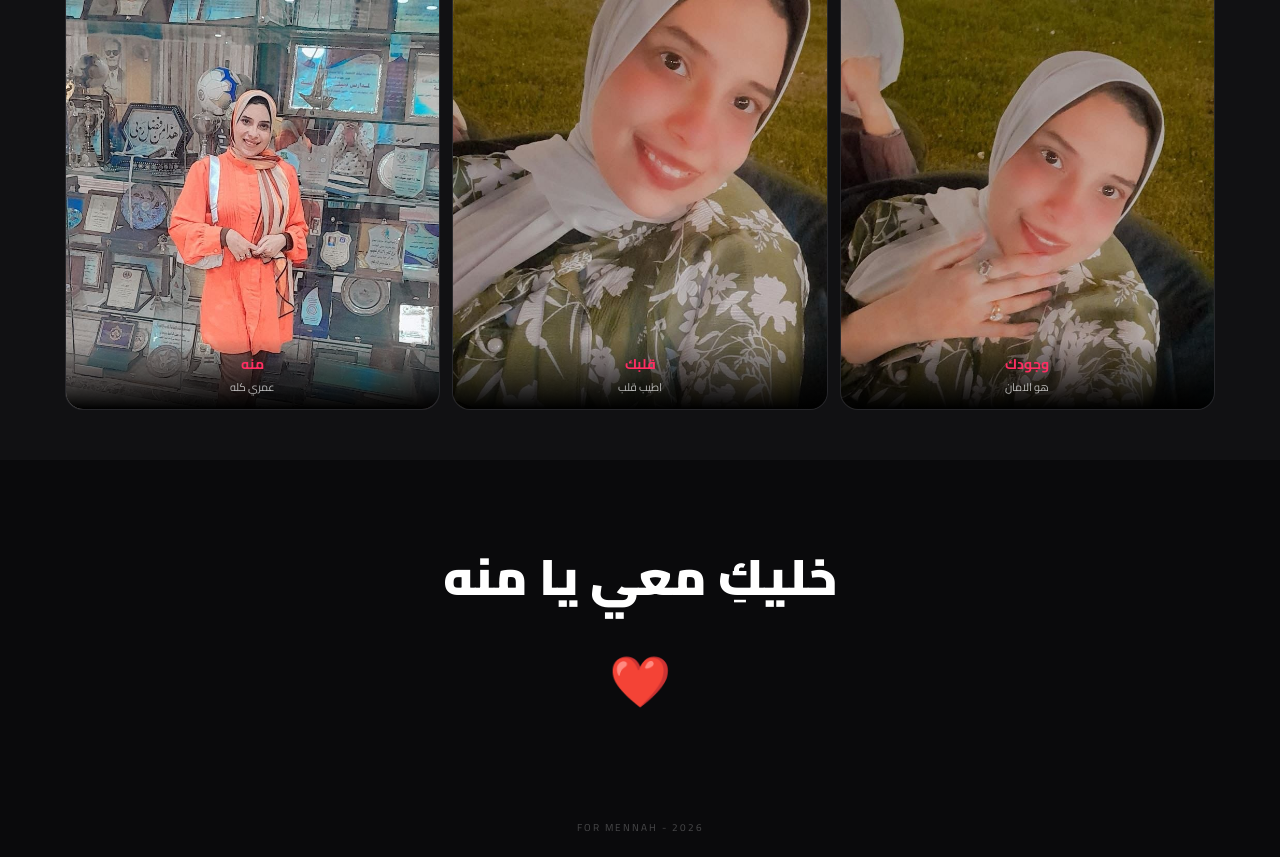
<file: mana 2/index.html>
<!DOCTYPE html>
<html lang="ar" dir="rtl">
<head>
<meta charset="UTF-8">
<meta name="viewport" content="width=device-width, initial-scale=1.0">
<title>منه ❤️ خليك معي</title>
<link href="https://fonts.googleapis.com/css2?family=Cairo:wght@300;600;800;900&display=swap" rel="stylesheet">
<style>
*{margin:0;padding:0;box-sizing:border-box;font-family:'Cairo',sans-serif}
body{background:#0a0a0c;color:#fff;overflow-x:hidden}
.hero{display:flex;min-height:100vh;align-items:center;max-width:1250px;margin:auto;padding:20px;gap:30px}
.hero-img{flex:1;width:100%;height:80vh;border-radius:24px;overflow:hidden;background:#111}
.hero-img img{width:100%;height:100%;object-fit:cover;object-position:top center}
.hero-text{flex:1}
.hero-text span{color:#ff2e63;font-size:12px;letter-spacing:3px;border:1px solid #ff2e6380;padding:6px 14px;border-radius:20px}
.hero-text h1{font-size:85px;font-weight:900;line-height:1;margin-top:12px}
.hero-text h2{font-size:32px;color:#ff2e63;font-weight:300;margin:8px 0 15px}
.hero-text p{opacity:.6;margin-bottom:20px}
.hero-text button{background:#fff;color:#000;border:none;width:100%;max-width:340px;padding:15px;border-radius:50px;font-weight:800;font-size:16px;cursor:pointer}
.hero-text button.playing{background:#ff2e63;color:#fff}
.hero-text small{display:block;margin-top:10px;opacity:.5;font-size:11px}
.gallery{padding:50px 14px;background:#111113}
.title{text-align:center;margin-bottom:28px}
.title h2{font-size:28px;font-weight:800}
.title p{opacity:.5;font-size:13px;margin-top:6px}
.grid{display:grid;grid-template-columns:repeat(3,1fr);gap:12px;max-width:1150px;margin:auto}
.item{background:#1a1a1e;border-radius:18px;overflow:hidden;aspect-ratio:4/5;position:relative;border:1px solid rgba(255,255,255,.06)}
.item img{width:100%;height:100%;object-fit:cover;object-position:center top}
.cap{position:absolute;bottom:0;left:0;right:0;padding:12px;background:linear-gradient(transparent,#000);text-align:center}
.cap h3{font-size:14px;color:#ff2e63}
.cap p{font-size:11px;opacity:.7}
.final{text-align:center;padding:70px 20px}
.final h2{font-size:50px;font-weight:900}
.heart{font-size:50px;animation:beat 1s infinite;margin-top:10px}
@keyframes beat{0%,100%{transform:scale(1)}50%{transform:scale(1.25)}}
footer{text-align:center;padding:20px;opacity:.25;font-size:10px;letter-spacing:2px}
/* موبايل */
@media(max-width:850px){
.hero{flex-direction:column;padding:12px;gap:18px}
.hero-img{height:60vh;order:1;border-radius:18px}
.hero-text{order:2;text-align:center;width:100%}
.hero-text h1{font-size:62px}
.hero-text h2{font-size:24px}
.grid{grid-template-columns:1fr 1fr}
}
@media(max-width:500px){
.grid{grid-template-columns:1fr}
.item{aspect-ratio:4/5.2}
}
</style>
</head>
<body>

<section class="hero">
    <div class="hero-img"><img src="photo/dd.jpeg" alt="Mennah"></div>
    <div class="hero-text">
        <span>FOR MY LOVE</span>
        <h1>مِـنّـه</h1>
        <h2>خليكِ معي للأبد</h2>
        <p>انتي مش حب عمري .. انتي عمري كله</p>
        <button id="playBtn">❤️ شغلي اغنيتنا يا منه</button>
        <audio id="audio" src="sonng.mp3" loop></audio>
        <small>الاغنية هتفضل تتعاد لوحدها للأبد</small>
    </div>
</section>

<section class="gallery">
    <div class="title">
        <h2>كل لحظة معاكي ليها معنى</h2>
        <p>6 صور .. 6 اسباب تخليني احبك كل يوم اكتر</p>
    </div>
    <div class="grid">
        <div class="item"><img src="photo/dd%20(1).jpeg"><div class="cap"><h3>نظرة منك</h3><p>تنسيني الدنيا</p></div></div>
        <div class="item"><img src="photo/dd%20(2).jpeg"><div class="cap"><h3>ضحكتك</h3><p>هي اماني</p></div></div>
        <div class="item"><img src="photo/dd%20(3).jpeg"><div class="cap"><h3>جمالك</h3><p>ملوش وصف</p></div></div>
        <div class="item"><img src="photo/dd%20(4).jpeg"><div class="cap"><h3>وجودك</h3><p>هو الامان</p></div></div>
        <div class="item"><img src="photo/dd%20(5).jpeg"><div class="cap"><h3>قلبك</h3><p>اطيب قلب</p></div></div>
        <div class="item"><img src="photo/dd%20(6).jpeg"><div class="cap"><h3>منه</h3><p>عمري كله</p></div></div>
    </div>
</section>

<section class="final">
    <h2>خليكِ معي يا منه</h2>
    <div class="heart">❤️</div>
</section>

<footer>FOR MENNAH - 2026</footer>

<script>
const btn=document.getElementById('playBtn');
const audio=document.getElementById('audio');
audio.loop=true;
btn.onclick=()=>{
 if(audio.paused){audio.play();btn.innerText='⏸️ بحبك يا منه';btn.classList.add('playing')}
 else{audio.pause();btn.innerText='❤️ شغلي اغنيتنا يا منه';btn.classList.remove('playing')}
}
</script>
</body>
</html>
</file>
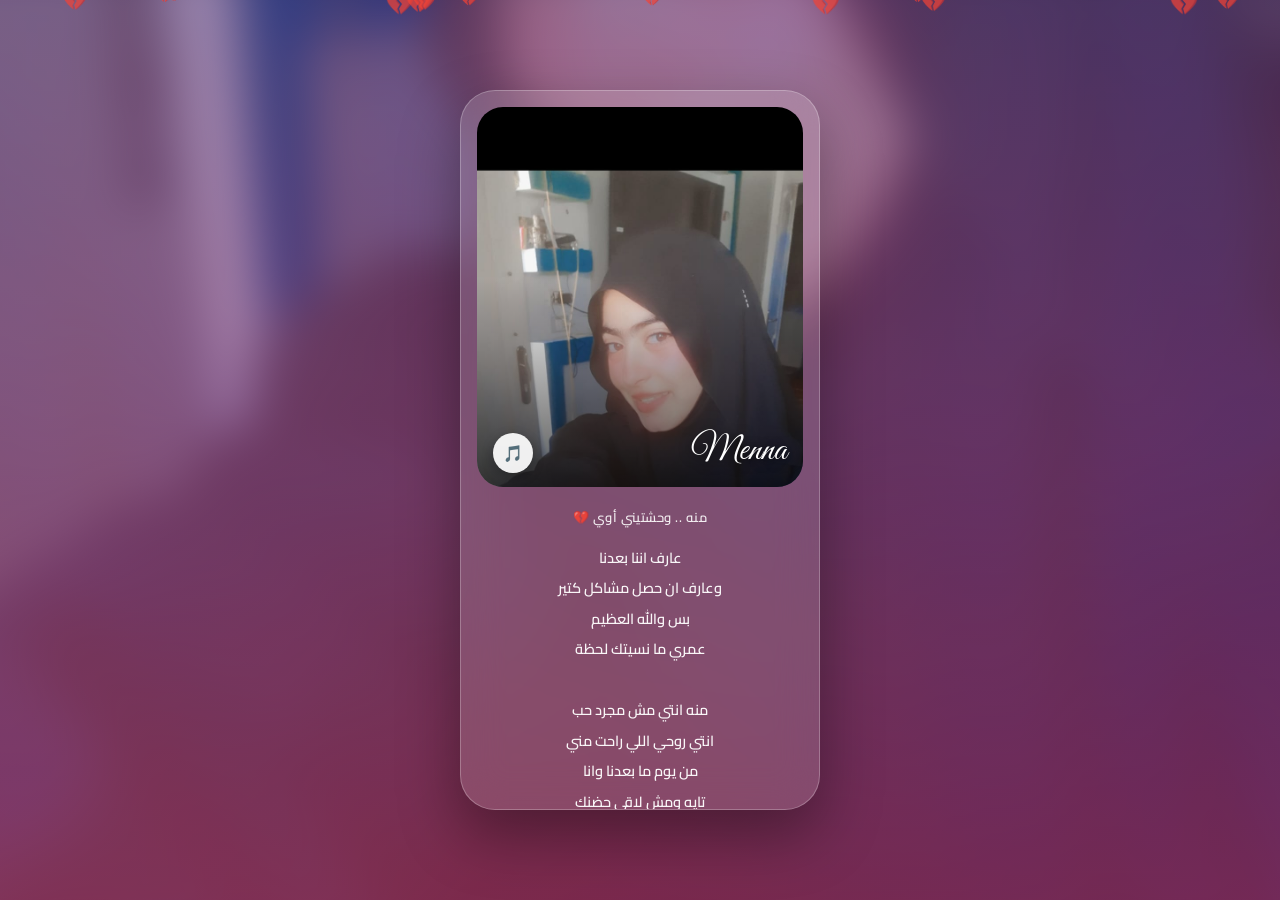
<file: mana/index.html>
<!DOCTYPE html>
<html lang="ar" dir="rtl">
<head>
<meta charset="UTF-8">
<meta name="viewport" content="width=device-width, initial-scale=1.0">
<title>منه - وحشتيني</title>
<link href="https://fonts.googleapis.com/css2?family=Cairo:wght@400;600;800&family=Great+Vibes&display=swap" rel="stylesheet">
<style>
  *{margin:0;padding:0;box-sizing:border-box}
  body{height:100vh;overflow:hidden;font-family:'Cairo',sans-serif;display:flex;justify-content:center;align-items:center;background:#000}
  .bg{position:fixed;inset:0;background:url('dd.jpeg') center/cover no-repeat;filter:blur(22px) brightness(0.6) saturate(1.3);transform:scale(1.1);z-index:0}
  .overlay{position:fixed;inset:0;background:linear-gradient(180deg,rgba(168,85,247,0.25),rgba(236,72,153,0.45));z-index:1}
  #hearts{position:fixed;inset:0;pointer-events:none;z-index:2}
  #hearts span{position:absolute;top:-20px;animation:fall 7s linear infinite;filter:blur(0.2px)}
  @keyframes fall{to{transform:translateY(110vh)}}
  .card{position:relative;z-index:3;width:90%;max-width:360px;height:90vh;max-height:720px;background:rgba(255,255,255,0.15);backdrop-filter:blur(20px);-webkit-backdrop-filter:blur(20px);border:1px solid rgba(255,255,255,0.25);border-radius:35px;overflow:hidden;box-shadow:0 25px 60px rgba(0,0,0,0.35);display:flex;flex-direction:column}
  .img-wrap{padding:16px 16px 0 16px;flex-shrink:0}
  .img-inner{width:100%;height:380px;border-radius:26px;overflow:hidden;position:relative}
  .img-inner img{width:100%;height:100%;object-fit:cover;object-position:top center}
  .img-inner::after{content:'';position:absolute;bottom:0;left:0;width:100%;height:55%;background:linear-gradient(to top,rgba(0,0,0,0.65),transparent)}
  .name-on-img{position:absolute;bottom:14px;right:16px;left:16px;display:flex;justify-content:space-between;align-items:end;z-index:2}
  .name-on-img h2{font-family:'Great Vibes',cursive;font-size:36px;color:white;text-shadow:0 2px 12px rgba(0,0,0,0.8);font-weight:400}
  .music-icon{width:40px;height:40px;background:rgba(255,255,255,0.92);border-radius:50%;display:flex;justify-content:center;align-items:center;font-size:16px;box-shadow:0 4px 12px rgba(0,0,0,0.25);cursor:pointer}
  .music-icon.playing{animation:spin 2s linear infinite}
  @keyframes spin{to{transform:rotate(360deg)}}
  .text{padding:18px 20px 22px;text-align:center;color:white;overflow-y:auto;flex:1}
  .text::-webkit-scrollbar{width:0}
  .text h3{font-size:13px;font-weight:600;opacity:0.9;margin-bottom:14px;letter-spacing:0.5px}
  .text p{font-size:14.5px;line-height:2.1;font-weight:600;opacity:0.95;white-space:pre-line}
  .text p b{font-weight:800;color:#ffd4f0}
  .footer{margin-top:16px;font-size:10px;opacity:0.7;letter-spacing:1px}
</style>
</head>
<body>

<div class="bg"></div>
<div class="overlay"></div>
<div id="hearts"></div>

<div class="card" id="card">
  <div class="img-wrap">
    <div class="img-inner">
      <img src="dd.jpeg" alt="Menna">
      <div class="name-on-img">
        <h2>Menna</h2>
        <div class="music-icon" id="playBtn">🎵</div>
      </div>
    </div>
  </div>

  <div class="text">
    <h3>منه .. وحشتيني أوي 💔</h3>
    <p>عارف اننا بعدنا
وعارف ان حصل مشاكل كتير
بس والله العظيم
عمري ما نسيتك لحظة

منه انتي مش مجرد حب
انتي روحي اللي راحت مني
من يوم ما بعدنا وانا
تايه ومش لاقي حضنك

<b>وحشتيني فوق ما تتخيلي
وحشني صوتك وضحكتك
لسه بحبك زي أول يوم
ولسه قلبي بينبض بإسمك

ارجعيلي يا حب عمري
انا من غيرك ولا حاجة</b></p>
    <div class="footer">KEMO ❤️ MENNA - لسه بحبك</div>
  </div>
</div>

<audio id="mySong" loop preload="auto">
  <source src="sonng.mp3" type="audio/mpeg">
</audio>

<script>
  const song=document.getElementById('mySong');
  const btn=document.getElementById('playBtn');
  const card=document.getElementById('card');
  let isPlaying=false;
  function togglePlay(){
    if(!isPlaying){song.volume=0.9;song.play().catch(()=>{});btn.innerHTML='⏸️';btn.classList.add('playing');isPlaying=true}
    else{song.pause();btn.innerHTML='🎵';btn.classList.remove('playing');isPlaying=false}
  }
  btn.addEventListener('click',e=>{e.stopPropagation();togglePlay()});
  card.addEventListener('click',()=>{if(!isPlaying)togglePlay()});
  const c=document.getElementById('hearts');
  for(let i=0;i<18;i++){let sp=document.createElement('span');sp.innerHTML='💔';sp.style.left=Math.random()*100+'vw';sp.style.animationDelay=Math.random()*6+'s';sp.style.fontSize=(10+Math.random()*14)+'px';sp.style.opacity=0.7; c.appendChild(sp);}
</script>

</body>
</html>
</file>
